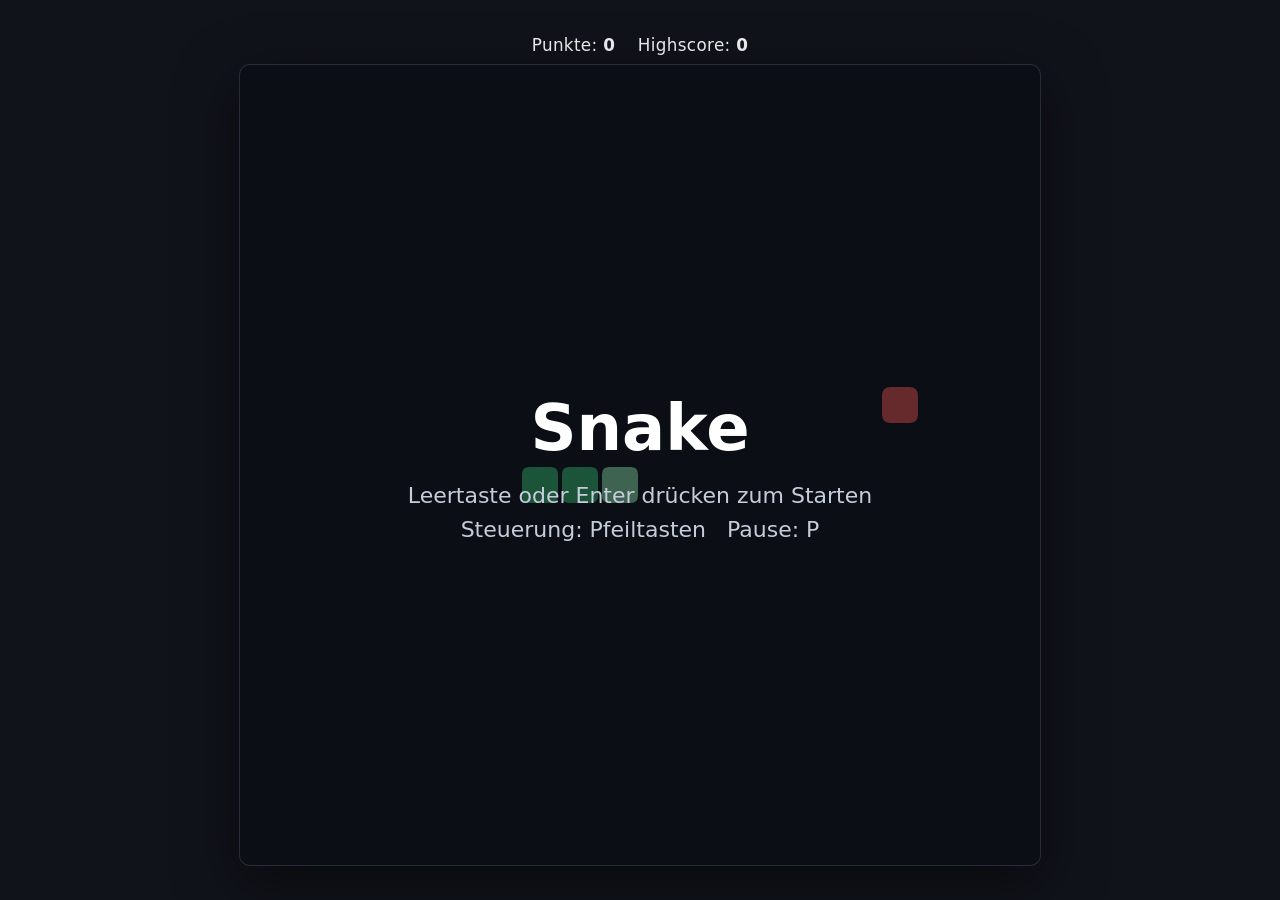
<file: data/runs/20260919093254-game-01/work/index.html>
<!DOCTYPE html>
<html lang="de">
<head>
  <meta charset="UTF-8" />
  <meta name="viewport" content="width=device-width, initial-scale=1" />
  <title>Snake</title>
  <style>
    * { box-sizing: border-box; }
    html, body { height: 100%; margin: 0; }
    body {
      background: #10131a;
      color: #f2f3f5;
      font-family: system-ui, "Segoe UI", sans-serif;
      display: flex;
      flex-direction: column;
      align-items: center;
      justify-content: center;
      gap: 10px;
      overflow: hidden;
      user-select: none;
    }
    .info { font-size: 1.05rem; letter-spacing: 0.02em; }
    .info span { font-weight: 700; }
    canvas {
      background: #0f141d;
      border-radius: 10px;
      box-shadow: 0 0 0 1px #262d3a, 0 18px 60px rgba(0,0,0,0.5);
      display: block;
    }
  </style>
</head>
<body>
  <div class="info">
    Punkte: <span id="score">0</span>&nbsp;&nbsp;&nbsp;&nbsp;Highscore: <span id="highscore">0</span>
  </div>
  <canvas id="game"></canvas>

  <script>
    "use strict";
    (function () {
      var GRID = 20;
      var BASE_MS = 150;  // Starttempo (ms pro Tick)
      var MIN_MS = 65;    // Minimaltempo
      var DROP = 5;       // Tempo-Zuwachs je Futter (ms schneller)

      var canvas = document.getElementById("game");
      var ctx = canvas.getContext("2d");
      var scoreEl = document.getElementById("score");
      var highEl = document.getElementById("highscore");

      var cell = 48;
      var score = 0;
      var highscore = 0;
      try { highscore = parseInt(localStorage.getItem("snake-highscore"), 10) || 0; } catch (e) { /* ignore */ }
      var snake, dir, nextDir, food, stepMs;
      var state = "ready"; // ready | running | paused | over

      var K = {
        ArrowUp: { x: 0, y: -1 },
        ArrowDown: { x: 0, y: 1 },
        ArrowLeft: { x: -1, y: 0 },
        ArrowRight: { x: 1, y: 0 }
      };

      function fitCanvas() {
        var avail = Math.min(window.innerWidth * 0.94, window.innerHeight - 90, 920);
        cell = Math.max(12, Math.floor(avail / GRID));
        var size = cell * GRID;
        var dpr = window.devicePixelRatio || 1;
        canvas.width = size * dpr;
        canvas.height = size * dpr;
        canvas.style.width = size + "px";
        canvas.style.height = size + "px";
        ctx.setTransform(dpr, 0, 0, dpr, 0, 0);
      }

      function renderScore() {
        scoreEl.textContent = score;
        highEl.textContent = highscore;
      }

      function spawnFood() {
        var occupied = {};
        for (var i = 0; i < snake.length; i++) {
          occupied[snake[i].x + "," + snake[i].y] = true;
        }
        var empty = [];
        for (var y = 0; y < GRID; y++) {
          for (var x = 0; x < GRID; x++) {
            if (!occupied[x + "," + y]) empty.push({ x: x, y: y });
          }
        }
        food = empty.length > 0
          ? empty[Math.floor(Math.random() * empty.length)]
          : null;
      }

      function initGame() {
        score = 0;
        stepMs = BASE_MS;
        snake = [{ x: 9, y: 10 }, { x: 8, y: 10 }, { x: 7, y: 10 }];
        dir = { x: 1, y: 0 };
        nextDir = { x: 1, y: 0 };
        spawnFood();
        renderScore();
      }

      function step() {
        dir = nextDir;
        var head = { x: snake[0].x + dir.x, y: snake[0].y + dir.y };
        var eats = food !== null && head.x === food.x && head.y === food.y;

        // Bei Wachsen wandert der Schwanz nicht mit -> Schwanz-Feld darf
        // beim Selbst-Kollisionstest ignoriert werden.
        var body = eats ? snake : snake.slice(0, -1);

        if (head.x < 0 || head.x >= GRID || head.y < 0 || head.y >= GRID ||
            body.some(function (s) { return s.x === head.x && s.y === head.y; })) {
          gameOver();
          return;
        }

        snake.unshift(head);
        if (eats) {
          score += 1;
          if (score > highscore) {
            highscore = score;
            try { localStorage.setItem("snake-highscore", String(highscore)); } catch (e) { /* ignore */ }
          }
          stepMs = Math.max(MIN_MS, BASE_MS - score * DROP);
          renderScore();
          spawnFood();
        } else {
          snake.pop();
        }
      }

      function gameOver() {
        state = "over";
      }

      function startGame() {
        initGame();
        state = "running";
      }

      window.addEventListener("keydown", function (e) {
        var k = e.key;
        if (k === " " || k === "Enter" || k === "ArrowUp" || k === "ArrowDown" ||
            k === "ArrowLeft" || k === "ArrowRight") {
          e.preventDefault();
        }
        if (k === " " || k === "Enter") {
          if (state === "ready" || state === "over") startGame();
        } else if (k === "p" || k === "P") {
          if (state === "running") state = "paused";
          else if (state === "paused") state = "running";
        } else if (K[k] && state === "running") {
          // Nur erlauben, wenn keine direkte 180-Grad-Wende wäre.
          var d = K[k];
          if (d.x + dir.x !== 0 || d.y + dir.y !== 0) nextDir = d;
        }
      });

      /* ---- Zeichnen ---- */
      function rrect(x, y, w, h, r) {
        if (r > w / 2) r = w / 2;
        if (r > h / 2) r = h / 2;
        ctx.beginPath();
        ctx.moveTo(x + r, y);
        ctx.lineTo(x + w - r, y);
        ctx.quadraticCurveTo(x + w, y, x + w, y + r);
        ctx.lineTo(x + w, y + h - r);
        ctx.quadraticCurveTo(x + w, y + h, x + w - r, y + h);
        ctx.lineTo(x + r, y + h);
        ctx.quadraticCurveTo(x, y + h, x, y + h - r);
        ctx.lineTo(x, y + r);
        ctx.quadraticCurveTo(x, y, x + r, y);
        ctx.closePath();
      }

      function drawCell(x, y, r, fill) {
        var g = cell * 0.05;
        ctx.fillStyle = fill;
        rrect(x * cell + g, y * cell + g, cell - 2 * g, cell - 2 * g, cell * r);
        ctx.fill();
      }

      function draw() {
        var W = cell * GRID;
        var H = W;

        ctx.clearRect(0, 0, W, H);

        if (food) drawCell(food.x, food.y, 0.22, "#ff5d5d");

        // Von hinten nach vorne zeichnen, damit der Kopf oben liegt.
        for (var i = snake.length - 1; i >= 0; i--) {
          drawCell(snake[i].x, snake[i].y, 0.18, i === 0 ? "#93f5bd" : "#37cc7e");
        }

        if (state !== "running") {
          ctx.fillStyle = "rgba(10,12,16,0.62)";
          ctx.fillRect(0, 0, W, H);

          ctx.textAlign = "center";
          ctx.textBaseline = "middle";

          var titles = { ready: "Snake", paused: "Pausiert", over: "Game Over" };
          var subs = {
            ready: "Leertaste oder Enter drücken zum Starten\nSteuerung: Pfeiltasten   Pause: P",
            paused: "P drücken zum Fortsetzen",
            over: "Punkte: " + score + "\nLeertaste oder Enter zum Neustart"
          };

          ctx.fillStyle = "#ffffff";
          ctx.font = "bold " + Math.round(cell * 1.6) + "px system-ui, sans-serif";
          ctx.fillText(titles[state], W / 2, H / 2 - Math.round(cell * 0.8));

          ctx.fillStyle = "#c5ccda";
          ctx.font = Math.round(cell * 0.55) + "px system-ui, sans-serif";
          var lines = subs[state].split("\n");
          var ly = H / 2 + Math.round(cell * 0.8);
          for (var j = 0; j < lines.length; j++) {
            ctx.fillText(lines[j], W / 2, ly);
            ly += Math.round(cell * 0.85);
          }
        }
      }

      /* ---- Spiel-Schlaufe ---- */
      var since = 0;
      var lastT = null;

      function loop(t) {
        if (lastT !== null) {
          since = state === "running" ? since + Math.min(t - lastT, 100) : 0;
          while (state === "running" && since >= stepMs) {
            since -= stepMs;
            step();
            if (state !== "running") { since = 0; break; }
          }
        }
        lastT = t;
        draw();
        requestAnimationFrame(loop);
      }

      fitCanvas();
      window.addEventListener("resize", function () { fitCanvas(); draw(); });
      initGame();
      requestAnimationFrame(loop);
    })();
  </script>
</body>
</html>
</file>
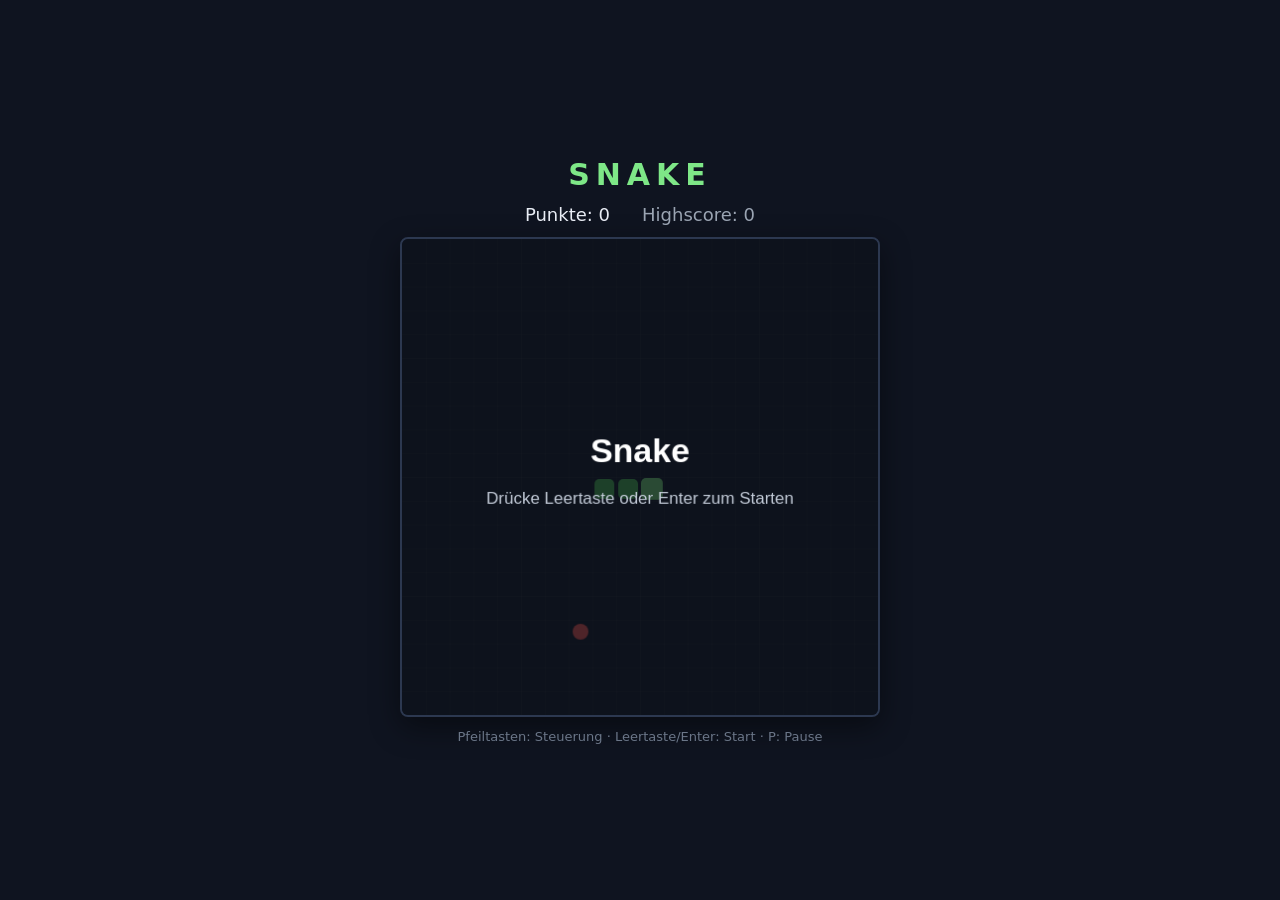
<file: data/runs/20260919130100-game-01/work/index.html>
<!DOCTYPE html>
<html lang="de">
<head>
<meta charset="UTF-8">
<meta name="viewport" content="width=device-width, initial-scale=1.0">
<title>Snake</title>
<style>
  :root { color-scheme: dark; }
  * { box-sizing: border-box; margin: 0; padding: 0; }
  html, body { height: 100%; }
  body {
    background: #0f1420;
    color: #e8ecf4;
    font-family: "Segoe UI", system-ui, Arial, sans-serif;
    display: flex;
    align-items: center;
    justify-content: center;
  }
  .game { text-align: center; padding: 16px; }
  h1 {
    font-size: 30px;
    letter-spacing: 6px;
    margin-bottom: 12px;
    color: #7ee787;
    font-weight: 600;
  }
  .hud {
    display: flex;
    justify-content: center;
    gap: 32px;
    font-size: 18px;
    margin-bottom: 12px;
  }
  .hud .high { color: #9aa4b2; }
  canvas {
    display: block;
    margin: 0 auto;
    width: min(480px, 92vmin);
    height: auto;
    background: #161d2e;
    border: 2px solid #2c3850;
    border-radius: 8px;
    box-shadow: 0 10px 30px rgba(0, 0, 0, 0.45);
  }
  .hint { margin-top: 12px; color: #6b7688; font-size: 13px; }
</style>
</head>
<body>
<div class="game">
  <h1>SNAKE</h1>
  <div class="hud">
    <span id="score">Punkte: 0</span>
    <span id="high" class="high">Highscore: 0</span>
  </div>
  <canvas id="board" width="480" height="480"></canvas>
  <p class="hint">Pfeiltasten: Steuerung &middot; Leertaste/Enter: Start &middot; P: Pause</p>
</div>

<script>
(() => {
  'use strict';

  const GRID = 20;
  const CELL = 24;
  const BASE_INTERVAL = 150;   // ms pro Schritt zu Beginn
  const MIN_INTERVAL = 70;     // schnellste Geschwindigkeit
  const SPEEDUP = 4;           // ms schneller pro Futter
  const HS_KEY = 'snake-highscore';

  const canvas = document.getElementById('board');
  const ctx = canvas.getContext('2d');
  const scoreEl = document.getElementById('score');
  const highEl = document.getElementById('high');

  const DIRS = {
    ArrowUp:    { x: 0,  y: -1 },
    ArrowDown:  { x: 0,  y: 1  },
    ArrowLeft:  { x: -1, y: 0  },
    ArrowRight: { x: 1,  y: 0  }
  };

  let snake, dir, dirQueue, food, score, interval, state, won;
  // state: 'ready' | 'running' | 'paused' | 'over'

  let high = 0;
  try { high = parseInt(localStorage.getItem(HS_KEY), 10) || 0; } catch (e) { high = 0; }

  function updateHud() {
    scoreEl.textContent = 'Punkte: ' + score;
    highEl.textContent = 'Highscore: ' + high;
  }

  function spawnFood() {
    const occupied = new Set(snake.map(s => s.x + ',' + s.y));
    const free = [];
    for (let y = 0; y < GRID; y++) {
      for (let x = 0; x < GRID; x++) {
        if (!occupied.has(x + ',' + y)) free.push({ x, y });
      }
    }
    food = free.length ? free[(Math.random() * free.length) | 0] : null;
  }

  function reset() {
    const c = Math.floor(GRID / 2);
    snake = [{ x: c, y: c }, { x: c - 1, y: c }, { x: c - 2, y: c }];
    dir = { x: 1, y: 0 };
    dirQueue = [];
    score = 0;
    interval = BASE_INTERVAL;
    won = false;
    spawnFood();
    updateHud();
  }

  function start() {
    reset();
    state = 'running';
  }

  function end(isWin) {
    state = 'over';
    won = isWin;
  }

  function step() {
    if (dirQueue.length) dir = dirQueue.shift();

    const head = snake[0];
    const nx = head.x + dir.x;
    const ny = head.y + dir.y;

    // Wand?
    if (nx < 0 || ny < 0 || nx >= GRID || ny >= GRID) return end(false);

    const eating = !!(food && nx === food.x && ny === food.y);

    // Selbst? (das Schwanzende rückt bei Nicht-Fressen weiter, zählt also nicht)
    const body = eating ? snake : snake.slice(0, -1);
    for (const s of body) {
      if (s.x === nx && s.y === ny) return end(false);
    }

    snake.unshift({ x: nx, y: ny });

    if (eating) {
      score += 1;
      if (score > high) {
        high = score;
        try { localStorage.setItem(HS_KEY, String(high)); } catch (e) { /* z. B. Privatmodus */ }
      }
      interval = Math.max(MIN_INTERVAL, BASE_INTERVAL - score * SPEEDUP);
      spawnFood();
      updateHud();
      if (!food) end(true); // Feld komplett gefüllt
    } else {
      snake.pop();
    }
  }

  function roundedRect(x, y, w, h, r) {
    ctx.beginPath();
    ctx.moveTo(x + r, y);
    ctx.arcTo(x + w, y, x + w, y + h, r);
    ctx.arcTo(x + w, y + h, x, y + h, r);
    ctx.arcTo(x, y + h, x, y, r);
    ctx.arcTo(x, y, x + w, y, r);
    ctx.closePath();
    ctx.fill();
  }

  function overlay(title, sub) {
    ctx.fillStyle = 'rgba(10, 14, 22, 0.72)';
    ctx.fillRect(0, 0, canvas.width, canvas.height);
    ctx.textAlign = 'center';
    ctx.textBaseline = 'middle';
    ctx.fillStyle = '#ffffff';
    ctx.font = 'bold 34px "Segoe UI", Arial, sans-serif';
    ctx.fillText(title, canvas.width / 2, canvas.height / 2 - 24);
    ctx.font = '17px "Segoe UI", Arial, sans-serif';
    ctx.fillStyle = '#c3cbd8';
    ctx.fillText(sub, canvas.width / 2, canvas.height / 2 + 22);
  }

  function draw() {
    // Hintergrund + Raster
    ctx.fillStyle = '#161d2e';
    ctx.fillRect(0, 0, canvas.width, canvas.height);
    ctx.strokeStyle = 'rgba(255, 255, 255, 0.045)';
    ctx.lineWidth = 1;
    for (let i = 1; i < GRID; i++) {
      ctx.beginPath();
      ctx.moveTo(i * CELL + 0.5, 0);
      ctx.lineTo(i * CELL + 0.5, canvas.height);
      ctx.stroke();
      ctx.beginPath();
      ctx.moveTo(0, i * CELL + 0.5);
      ctx.lineTo(canvas.width, i * CELL + 0.5);
      ctx.stroke();
    }

    // Futter
    if (food) {
      ctx.fillStyle = '#ff5d5d';
      ctx.beginPath();
      ctx.arc(food.x * CELL + CELL / 2, food.y * CELL + CELL / 2, CELL / 2 - 4, 0, Math.PI * 2);
      ctx.fill();
    }

    // Schlange (Schwanz zuerst, Kopf zuletzt = oben)
    for (let i = snake.length - 1; i >= 0; i--) {
      const s = snake[i];
      const isHead = i === 0;
      ctx.fillStyle = isHead ? '#7ee787' : '#4fc45f';
      const pad = isHead ? 1 : 2;
      roundedRect(s.x * CELL + pad, s.y * CELL + pad, CELL - pad * 2, CELL - pad * 2, 5);
    }

    // Overlay je nach Spielzustand
    if (state === 'ready') {
      overlay('Snake', 'Dr\u00FCcke Leertaste oder Enter zum Starten');
    } else if (state === 'paused') {
      overlay('Pausiert', 'Dr\u00FCcke P zum Fortsetzen');
    } else if (state === 'over') {
      overlay(
        won ? 'Gewonnen!' : 'Game Over',
        'Punkte: ' + score + ' \u00B7 Leertaste/Enter zum Neustart'
      );
    }
  }

  document.addEventListener('keydown', (e) => {
    const key = e.key;
    if (key in DIRS || key === ' ' || key === 'Enter') e.preventDefault();

    if (key === 'p' || key === 'P') {
      if (state === 'running') state = 'paused';
      else if (state === 'paused') state = 'running';
      return;
    }

    if (key === ' ' || key === 'Enter') {
      if (state === 'ready' || state === 'over') start();
      return;
    }

    if (key in DIRS && state === 'running') {
      const d = DIRS[key];
      const last = dirQueue.length ? dirQueue[dirQueue.length - 1] : dir;
      const isReversal = d.x === -last.x && d.y === -last.y;
      const isSame = d.x === last.x && d.y === last.y;
      if (!isReversal && !isSame && dirQueue.length < 3) dirQueue.push(d);
    }
  });

  // Haupt-Loop (requestAnimationFrame + Zeitakkumulator)
  let last = performance.now();
  let acc = 0;
  function loop(now) {
    requestAnimationFrame(loop);
    let dt = now - last;
    last = now;
    if (dt > 250) dt = 250; // Tab inaktiv: kein Sprung

    if (state === 'running') {
      acc += dt;
      while (acc >= interval && state === 'running') {
        acc -= interval;
        step();
      }
      if (state !== 'running') acc = 0;
    } else {
      acc = 0;
    }
    draw();
  }

  reset();
  state = 'ready';
  requestAnimationFrame(loop);
})();
</script>
</body>
</html>
</file>
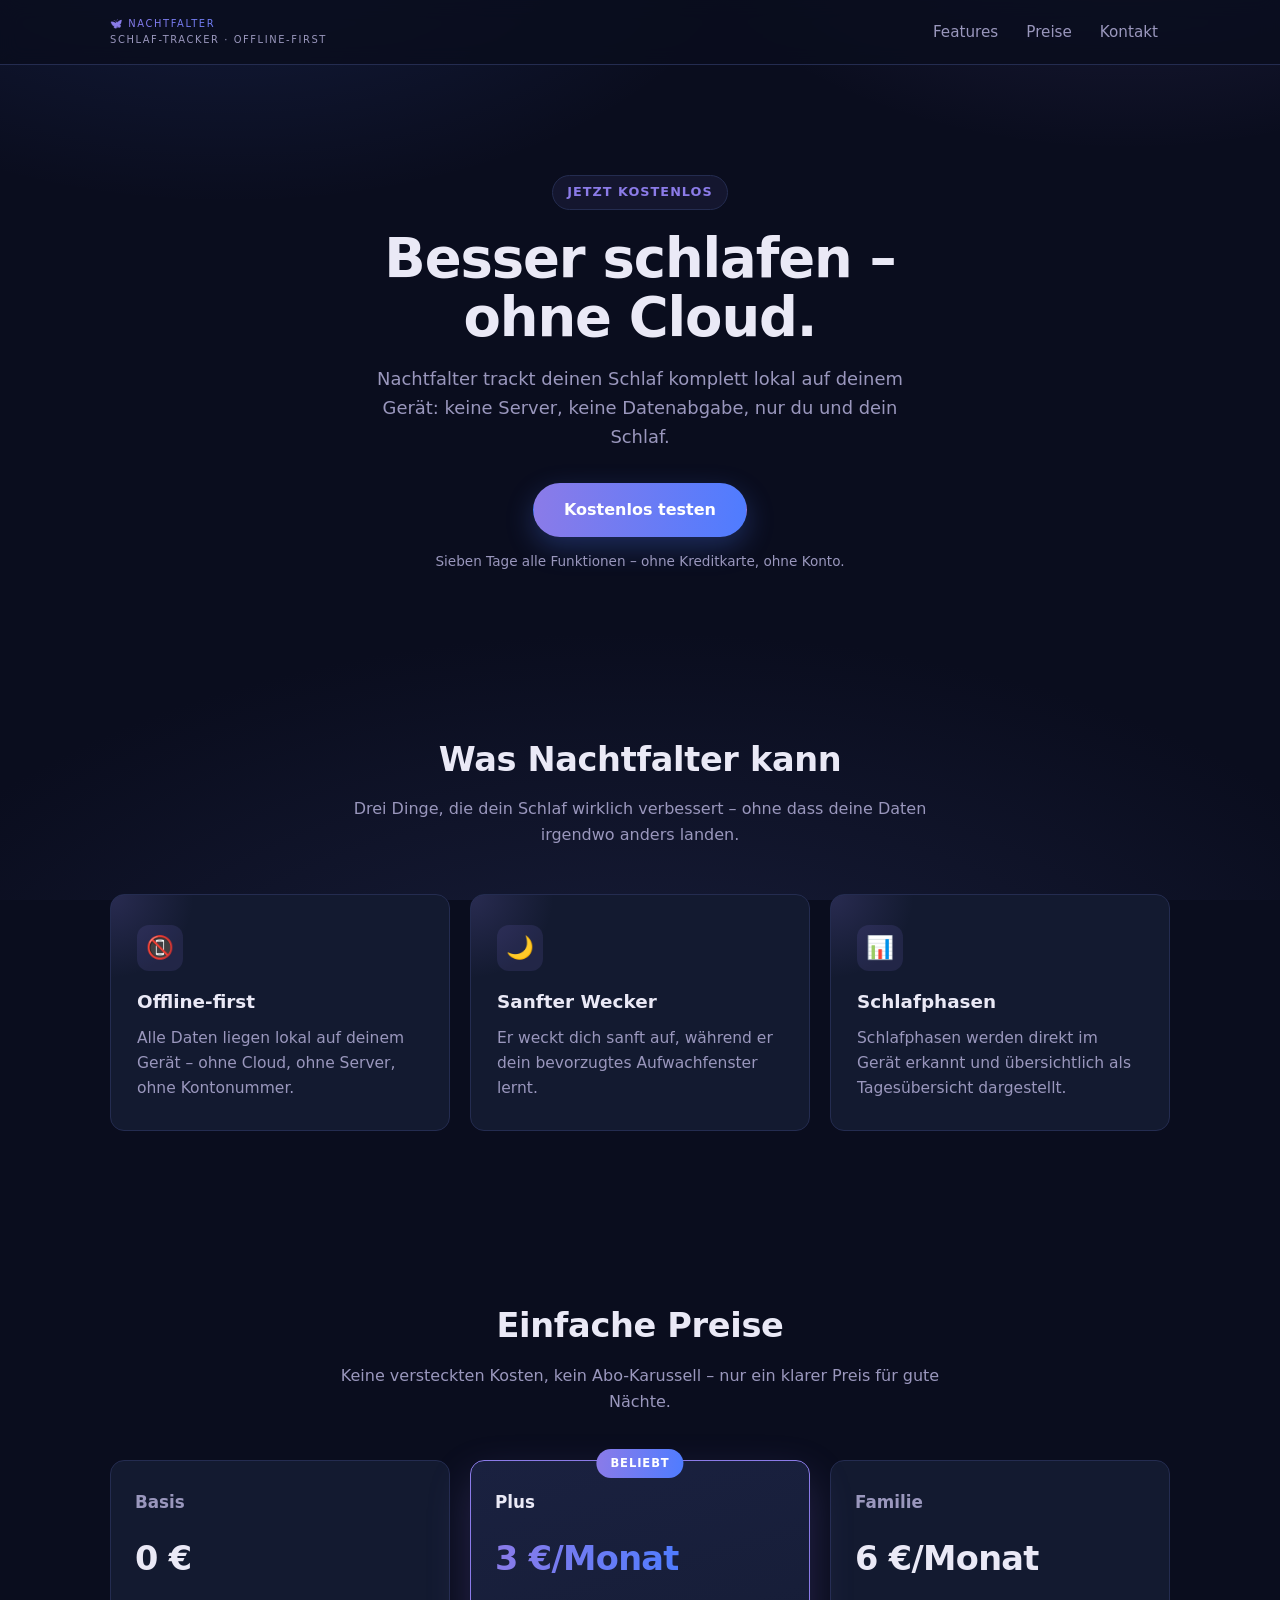
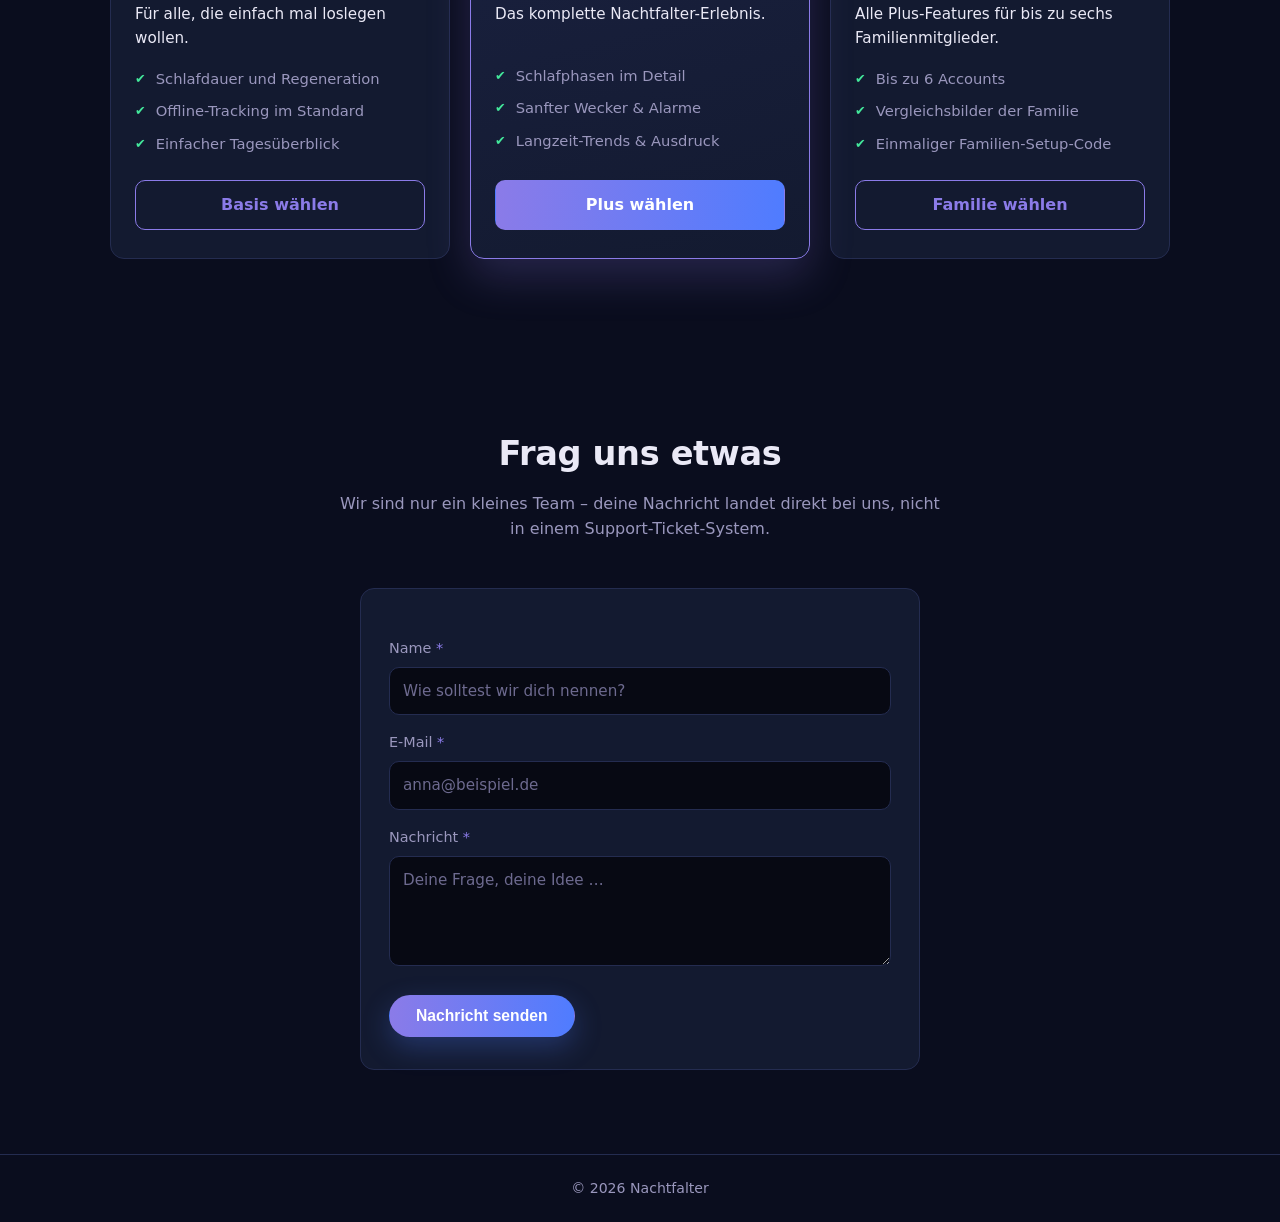
<file: data/runs/20260919130100-website-01/work/index.html>
<!DOCTYPE html>
<html lang="de">
<head>
  <meta charset="UTF-8">
  <meta name="viewport" content="width=device-width, initial-scale=1.0">
  <meta name="description" content="Nachtfalter – der Schlaf-Tracker, der ohne Cloud auskommt. Alle Daten bleiben auf deinem Gerät.">
  <title>Nachtfalter – Schlaf-Tracker ohne Cloud</title>
  <style>
    :root {
      --bg: #0a0d1e;
      --bg-deep: #070913;
      --surface: #131a30;
      --surface-2: #1a2140;
      --border: #242c50;
      --text: #eae9f6;
      --muted: #9a97bd;
      --violet: #8b7be8;
      --blue: #4f7cff;
      --success: #43e89b;
      --error: #ff7a7a;
      --radius: 14px;
    }

    * { box-sizing: border-box; margin: 0; padding: 0; }

    html { scroll-behavior: smooth; scroll-padding-top: 96px; }

    @media (max-width: 430px) {
      html { scroll-padding-top: 120px; }
    }

    body {
      font-family: system-ui, -apple-system, "Segoe UI", Roboto, Helvetica, Arial, sans-serif;
      background-color: var(--bg);
      background-image:
        radial-gradient(900px 520px at 18% -12%, rgba(79, 124, 255, 0.16), transparent 60%),
        radial-gradient(820px 520px at 88% -18%, rgba(139, 123, 232, 0.18), transparent 60%),
        radial-gradient(1200px 640px at 50% 120%, rgba(27, 33, 64, 0.9), transparent 70%);
      background-attachment: fixed;
      background-repeat: no-repeat;
      background-size: cover;
      color: var(--text);
      line-height: 1.6;
      -webkit-font-smoothing: antialiased;
      overflow-x: hidden;
    }

    .wrap { width: 100%; max-width: 1100px; margin: 0 auto; padding: 0 20px; }

    /* ---------- Header ---------- */
    .site-header {
      position: sticky;
      top: 0;
      z-index: 20;
      background-color: rgba(10, 13, 30, 0.86);
      backdrop-filter: blur(10px);
      -webkit-backdrop-filter: blur(10px);
      border-bottom: 1px solid var(--border);
    }

    .nav {
      display: flex;
      align-items: center;
      justify-content: space-between;
      gap: 16px;
      min-height: 64px;
      padding-top: 12px;
      padding-bottom: 12px;
    }

    .logo {
      font-size: 1.25rem;
      font-weight: 800;
      letter-spacing: -0.02em;
      color: var(--text);
      text-decoration: none;
      white-space: nowrap;
    }
    .logo span {
      display: block;
      font-size: 0.62rem;
      font-weight: 500;
      letter-spacing: 0.16em;
      text-transform: uppercase;
      color: var(--muted);
      margin-top: 2px;
    }
    .logo-word {
      display: block;
      background: linear-gradient(95deg, var(--violet), var(--blue));
      -webkit-background-clip: text;
      background-clip: text;
      -webkit-text-fill-color: transparent;
      line-height: 1.1;
    }

    .nav-links {
      display: flex;
      align-items: center;
      gap: 4px;
      list-style: none;
    }
    .nav-links a {
      display: block;
      padding: 8px 12px;
      border-radius: 10px;
      color: var(--muted);
      font-size: 0.95rem;
      font-weight: 500;
      text-decoration: none;
      transition: color 0.15s ease, background-color 0.15s ease;
    }
    .nav-links a:hover { color: var(--text); background-color: rgba(139, 123, 232, 0.12); }

    /* ---------- Hero ---------- */
    .hero { padding: clamp(70px, 10vw, 110px) 0 clamp(50px, 7vw, 76px); text-align: center; }

    .hero-kicker {
      display: inline-block;
      margin-bottom: 20px;
      padding: 6px 14px;
      border: 1px solid var(--border);
      border-radius: 999px;
      background-color: rgba(139, 123, 232, 0.08);
      color: var(--violet);
      font-size: 0.8rem;
      font-weight: 600;
      letter-spacing: 0.08em;
      text-transform: uppercase;
    }

    .hero h1 {
      font-size: clamp(2.1rem, 6vw, 3.4rem);
      font-weight: 800;
      line-height: 1.08;
      letter-spacing: -0.02em;
      max-width: 660px;
      margin: 0 auto 18px;
    }

    .hero-sub {
      max-width: 540px;
      margin: 0 auto 32px;
      color: var(--muted);
      font-size: clamp(1rem, 2vw, 1.12rem);
    }

    .btn {
      display: inline-block;
      padding: 13px 30px;
      border-radius: 999px;
      border: 1px solid transparent;
      background: linear-gradient(95deg, var(--violet), var(--blue));
      color: #ffffff;
      font-size: 1rem;
      font-weight: 600;
      text-decoration: none;
      cursor: pointer;
      box-shadow: 0 10px 28px rgba(79, 124, 255, 0.28);
      transition: transform 0.15s ease, box-shadow 0.15s ease, background 0.15s ease;
    }
    .btn:hover { transform: translateY(-2px); box-shadow: 0 14px 36px rgba(79, 124, 255, 0.4); }
    .btn:active { transform: translateY(0); }

    .hero-btn-row { display: flex; flex-direction: column; align-items: center; gap: 14px; }
    .hero-note { color: var(--muted); font-size: 0.85rem; }

    /* ---------- Sections ---------- */
    .section { padding: clamp(56px, 8vw, 84px) 0; }
    .section h2 {
      text-align: center;
      font-size: clamp(1.6rem, 3.5vw, 2.1rem);
      font-weight: 700;
      letter-spacing: -0.01em;
      margin-bottom: 10px;
    }
    .section .lede {
      max-width: 600px;
      margin: 0 auto 46px;
      text-align: center;
      color: var(--muted);
      font-size: 1rem;
    }

    .grid {
      display: grid;
      gap: 20px;
      grid-template-columns: repeat(3, minmax(0, 1fr));
      align-items: stretch;
    }
    .grid-stack { grid-template-columns: 1fr; }

    /* ---------- Features ---------- */
    .feature {
      background-color: var(--surface);
      border: 1px solid var(--border);
      border-radius: var(--radius);
      padding: 30px 26px;
      position: relative;
      overflow: hidden;
    }
    .feature::before {
      content: "";
      position: absolute;
      top: -90px;
      left: -90px;
      width: 180px;
      height: 180px;
      border-radius: 50%;
      background: radial-gradient(circle, rgba(139, 123, 232, 0.18), transparent 65%);
      pointer-events: none;
    }
    .feature .icon {
      display: inline-grid;
      place-items: center;
      width: 46px;
      height: 46px;
      border-radius: 12px;
      background-color: rgba(139, 123, 232, 0.12);
      font-size: 1.4rem;
      margin-bottom: 16px;
      position: relative;
    }
    .feature h3 { font-size: 1.15rem; font-weight: 700; margin-bottom: 10px; }
    .feature p { color: var(--muted); font-size: 0.97rem; max-width: 26rem; }

    /* ---------- Pricing ---------- */
    .plan {
      background-color: var(--surface);
      border: 1px solid var(--border);
      border-radius: var(--radius);
      padding: 28px 24px;
      display: flex;
      flex-direction: column;
      gap: 16px;
      transition: transform 0.18s ease, box-shadow 0.18s ease, border-color 0.18s ease;
    }
    .plan:hover { transform: translateY(-3px); box-shadow: 0 14px 34px rgba(0, 0, 0, 0.35); }
    .plan h3 { font-size: 1.05rem; font-weight: 600; color: var(--muted); }

    .plan .price {
      display: flex;
      align-items: baseline;
      gap: 8px;
    }
    .plan .price .amount { font-size: 2.1rem; font-weight: 800; letter-spacing: -0.02em; }
    .plan .price .period { color: var(--muted); font-size: 0.95rem; }

    .plan .plan-desc { color: var(--text); font-size: 0.95rem; min-height: 3em; }
    .plan ul { list-style: none; }
    .plan li {
      display: flex;
      align-items: flex-start;
      gap: 10px;
      color: var(--muted);
      font-size: 0.92rem;
      padding-bottom: 9px;
    }
    .plan li::before {
      content: "✔";
      color: var(--success);
      font-size: 0.8rem;
      font-weight: 700;
      flex-shrink: 0;
      margin-top: 2px;
    }

    .plan .cta {
      margin-top: auto;
      padding: 11px 18px;
      border-radius: 10px;
      border: 1px solid var(--violet);
      background-color: transparent;
      color: var(--violet);
      font: inherit;
      font-weight: 600;
      text-align: center;
      cursor: pointer;
      transition: background-color 0.15s ease, color 0.15s ease, border-color 0.15s ease;
    }
    .plan .cta:hover { background-color: rgba(139, 123, 232, 0.14); color: var(--text); }

    .plan.featured {
      border-color: var(--violet);
      background: linear-gradient(165deg, var(--surface-2), var(--surface));
      box-shadow: 0 18px 44px rgba(139, 123, 232, 0.22);
      position: relative;
    }
    .plan.featured h3 { color: var(--text); }
    .plan.featured .price .amount {
      background: linear-gradient(95deg, var(--violet), var(--blue));
      -webkit-background-clip: text;
      background-clip: text;
      -webkit-text-fill-color: transparent;
    }
    .plan.featured .cta {
      background: linear-gradient(95deg, var(--violet), var(--blue));
      border-color: transparent;
      color: #ffffff;
    }
    .plan.featured .cta:hover { filter: brightness(1.08); color: #ffffff; }

    .badge {
      position: absolute;
      top: -12px;
      left: 50%;
      transform: translateX(-50%);
      padding: 5px 14px;
      border-radius: 999px;
      background: linear-gradient(95deg, var(--violet), var(--blue));
      color: #ffffff;
      font-size: 0.72rem;
      font-weight: 700;
      letter-spacing: 0.08em;
      text-transform: uppercase;
      white-space: nowrap;
    }

    /* ---------- Contact ---------- */
    .contact-box {
      max-width: 560px;
      margin: 0 auto;
      background-color: var(--surface);
      border: 1px solid var(--border);
      border-radius: var(--radius);
      padding: 32px 28px;
    }
    .contact-box h2 { margin-bottom: 6px; font-size: 1.5rem; text-align: left; }

    .field { margin-top: 16px; }
    .field label {
      display: block;
      font-size: 0.9rem;
      font-weight: 500;
      color: var(--muted);
      margin-bottom: 7px;
    }
    .field label .req { color: var(--violet); }

    .field input,
    .field textarea {
      width: 100%;
      padding: 11px 13px;
      border-radius: 10px;
      border: 1px solid var(--border);
      background-color: var(--bg-deep);
      color: var(--text);
      font: inherit;
      font-size: 0.95rem;
      transition: border-color 0.15s ease, box-shadow 0.15s ease;
    }
    .field textarea { resize: vertical; min-height: 110px; }
    .field input::placeholder,
    .field textarea::placeholder { color: #6d6a8f; }
    .field input:focus,
    .field textarea:focus {
      outline: none;
      border-color: var(--violet);
      box-shadow: 0 0 0 3px rgba(139, 123, 232, 0.22);
    }
    .field input.invalid,
    .field textarea.invalid { border-color: var(--error); }
    .field input.invalid:focus,
    .field textarea.invalid:focus { box-shadow: 0 0 0 3px rgba(255, 122, 122, 0.22); }

    .field-error {
      display: none;
      margin-top: 6px;
      color: var(--error);
      font-size: 0.84rem;
    }
    .field-error.show { display: block; }

    .form-error {
      display: none;
      margin-top: 12px;
      padding: 10px 14px;
      border-radius: 10px;
      border: 1px solid var(--error);
      background-color: rgba(255, 122, 122, 0.08);
      color: var(--error);
      font-size: 0.88rem;
    }
    .form-error.show { display: block; }

    .form-actions {
      margin-top: 22px;
      display: flex;
      justify-content: space-between;
      align-items: center;
      gap: 14px;
      flex-wrap: wrap;
    }
    .form-actions .btn {
      padding: 11px 26px;
      font-size: 0.98rem;
    }

    .thank-you {
      margin: 0 auto;
      max-width: 560px;
      text-align: center;
      padding: 48px 28px;
      background-color: var(--surface);
      border: 1px solid rgba(67, 232, 155, 0.35);
      border-radius: var(--radius);
      font-size: 1.05rem;
    }
    .thank-you .moon { font-size: 2.4rem; display: block; margin-bottom: 14px; }
    .thank-you strong { color: var(--success); }

    /* ---------- Footer ---------- */
    .site-footer {
      border-top: 1px solid var(--border);
      padding: 22px 20px;
      text-align: center;
      color: var(--muted);
      font-size: 0.88rem;
    }

    /* ---------- Responsive ---------- */
    @media (max-width: 900px) {
      .grid { grid-template-columns: 1fr; }
    }

    @media (max-width: 760px) {
      .wrap { padding-left: 16px; padding-right: 16px; }
      .site-footer { padding: 18px 16px; }
      .nav-links a { padding: 8px 9px; font-size: 0.9rem; }
      .logo { font-size: 1.15rem; }
      .hero { padding-top: clamp(56px, 9vw, 84px); }
      .plan.featured { transform: none; box-shadow: 0 12px 28px rgba(139, 123, 232, 0.22); }
      .contact-box { padding: 26px 20px; }
      .form-actions { flex-direction: column-reverse; align-items: stretch; }
      .form-actions .btn { width: 100%; text-align: center; }
    }

    @media (max-width: 430px) {
      .nav {
        flex-direction: column;
        align-items: center;
        gap: 2px;
        min-height: 0;
        padding-top: 10px;
        padding-bottom: 10px;
      }
      .logo { text-align: center; }
      .nav-links { gap: 2px; }
      .nav-links a {
        padding: 6px 10px;
        font-size: 0.85rem;
      }
    }
  </style>
</head>
<body>

  <!-- ===== Header ===== -->
  <header class="site-header">
    <div class="wrap nav">
      <a class="logo" href="#">
        <span class="logo-word">🦋 Nachtfalter</span>
        <span>Schlaf-Tracker · offline-first</span>
      </a>
      <nav aria-label="Hauptnavigation">
        <ul class="nav-links">
          <li><a href="#features">Features</a></li>
          <li><a href="#pricing">Preise</a></li>
          <li><a href="#contact">Kontakt</a></li>
        </ul>
      </nav>
    </div>
  </header>

  <main>
    <!-- ===== Hero ===== -->
    <section class="hero">
      <div class="wrap">
        <span class="hero-kicker">Jetzt kostenlos</span>
        <h1>Besser schlafen – ohne Cloud.</h1>
        <p class="hero-sub">Nachtfalter trackt deinen Schlaf komplett lokal auf deinem Gerät: keine Server, keine Datenabgabe, nur du und dein Schlaf.</p>
        <div class="hero-btn-row">
          <a class="btn" href="#pricing">Kostenlos testen</a>
          <span class="hero-note">Sieben Tage alle Funktionen – ohne Kreditkarte, ohne Konto.</span>
        </div>
      </div>
    </section>

    <!-- ===== Features ===== -->
    <section id="features" class="section" aria-labelledby="features-title">
      <div class="wrap">
        <h2 id="features-title">Was Nachtfalter kann</h2>
        <p class="lede">Drei Dinge, die dein Schlaf wirklich verbessert – ohne dass deine Daten irgendwo anders landen.</p>

        <div class="grid">
          <article class="feature">
            <div class="icon" aria-hidden="true">📵</div>
            <h3>Offline-first</h3>
            <p>Alle Daten liegen lokal auf deinem Gerät – ohne Cloud, ohne Server, ohne Kontonummer.</p>
          </article>

          <article class="feature">
            <div class="icon" aria-hidden="true">🌙</div>
            <h3>Sanfter Wecker</h3>
            <p>Er weckt dich sanft auf, während er dein bevorzugtes Aufwachfenster lernt.</p>
          </article>

          <article class="feature">
            <div class="icon" aria-hidden="true">📊</div>
            <h3>Schlafphasen</h3>
            <p>Schlafphasen werden direkt im Gerät erkannt und übersichtlich als Tagesübersicht dargestellt.</p>
          </article>
        </div>
      </div>
    </section>

    <!-- ===== Pricing ===== -->
    <section id="pricing" class="section" aria-labelledby="pricing-title">
      <div class="wrap">
        <h2 id="pricing-title">Einfache Preise</h2>
        <p class="lede">Keine versteckten Kosten, kein Abo-Karussell – nur ein klarer Preis für gute Nächte.</p>

        <div class="grid">
          <article class="plan">
            <h3>Basis</h3>
            <div class="price"><span class="amount">0&nbsp;€</span></div>
            <p class="plan-desc">Für alle, die einfach mal loslegen wollen.</p>
            <ul>
              <li>Schlafdauer und Regeneration</li>
              <li>Offline-Tracking im Standard</li>
              <li>Einfacher Tagesüberblick</li>
            </ul>
            <button type="button" class="cta">Basis wählen</button>
          </article>

          <article class="plan featured">
            <span class="badge">Beliebt</span>
            <h3>Plus</h3>
            <div class="price"><span class="amount">3&nbsp;€/Monat</span></div>
            <p class="plan-desc">Das komplette Nachtfalter-Erlebnis.</p>
            <ul>
              <li>Schlafphasen im Detail</li>
              <li>Sanfter Wecker &amp; Alarme</li>
              <li>Langzeit-Trends &amp; Ausdruck</li>
            </ul>
            <button type="button" class="cta">Plus wählen</button>
          </article>

          <article class="plan">
            <h3>Familie</h3>
            <div class="price"><span class="amount">6&nbsp;€/Monat</span></div>
            <p class="plan-desc">Alle Plus-Features für bis zu sechs Familienmitglieder.</p>
            <ul>
              <li>Bis zu 6 Accounts</li>
              <li>Vergleichsbilder der Familie</li>
              <li>Einmaliger Familien-Setup-Code</li>
            </ul>
            <button type="button" class="cta">Familie wählen</button>
          </article>
        </div>
      </div>
    </section>

    <!-- ===== Contact ===== -->
    <section id="contact" class="section" aria-labelledby="contact-title">
      <div class="wrap">
        <h2 id="contact-title">Frag uns etwas</h2>
        <p class="lede">Wir sind nur ein kleines Team – deine Nachricht landet direkt bei uns, nicht in einem Support-Ticket-System.</p>

        <div class="contact-box">
          <form id="contact-form" novalidate>
            <div class="field">
              <label for="name">Name <span class="req" aria-hidden="true">*</span></label>
              <input type="text" id="name" name="name" autocomplete="name" placeholder="Wie solltest wir dich nennen?" />
            </div>

            <div class="field">
              <label for="email">E-Mail <span class="req" aria-hidden="true">*</span></label>
              <input type="email" id="email" name="email" autocomplete="email" placeholder="anna@beispiel.de" />
              <p class="field-error" id="email-error" role="alert">Bitte gib eine gültige E-Mail-Adresse ein.</p>
            </div>

            <div class="field">
              <label for="message">Nachricht <span class="req" aria-hidden="true">*</span></label>
              <textarea id="message" name="message" placeholder="Deine Frage, deine Idee …"></textarea>
            </div>

            <div class="form-actions">
              <p class="form-error" id="form-error" role="alert"></p>
              <button type="submit" class="btn">Nachricht senden</button>
            </div>
          </form>

          <div class="thank-you" id="thank-you" hidden>
            <span class="moon" aria-hidden="true">🌙</span>
            <p><strong>Danke für deine Nachricht!</strong> Sie ist sicher bei uns gelandet – wir melden uns zeitnah, ganz ohne Server-Hektik.</p>
          </div>
        </div>
      </div>
    </section>
  </main>

  <!-- ===== Footer ===== -->
  <footer class="site-footer">
    <div class="wrap">© 2026 Nachtfalter</div>
  </footer>

  <script>
    (function () {
      'use strict';

      const form = document.getElementById('contact-form');
      const nameInput = document.getElementById('name');
      const emailInput = document.getElementById('email');
      const messageInput = document.getElementById('message');
      const emailError = document.getElementById('email-error');
      const formError = document.getElementById('form-error');
      const thankYou = document.getElementById('thank-you');

      const emailPattern = /^[^\s@]+@[^\s@]+\.[^\s@]+$/;

      function setFieldInvalid(field, invalid) {
        field.classList.toggle('invalid', invalid);
      }

      form.addEventListener('submit', function (e) {
        e.preventDefault(); // kein Seitenreload

        const name = nameInput.value.trim();
        const email = emailInput.value.trim();
        const message = messageInput.value.trim();

        setFieldInvalid(nameInput, false);
        setFieldInvalid(emailInput, false);
        setFieldInvalid(messageInput, false);
        emailError.classList.remove('show');
        formError.textContent = '';
        formError.classList.remove('show');

        let hasError = false;

        if (!name || !message) {
          if (!name) setFieldInvalid(nameInput, true);
          if (!message) setFieldInvalid(messageInput, true);
          formError.textContent = 'Bitte fülle alle Felder aus.';
          formError.classList.add('show');
          hasError = true;
          if (!name) nameInput.focus();
        }

        if (!hasError && !emailPattern.test(email)) {
          setFieldInvalid(emailInput, true);
          emailError.classList.add('show');
          formError.textContent = '';
          formError.classList.remove('show');
          hasError = true;
          emailInput.focus();
        }

        if (hasError) return;

        form.hidden = true;
        thankYou.hidden = false;
      });
    })();
  </script>
</body>
</html>
</file>
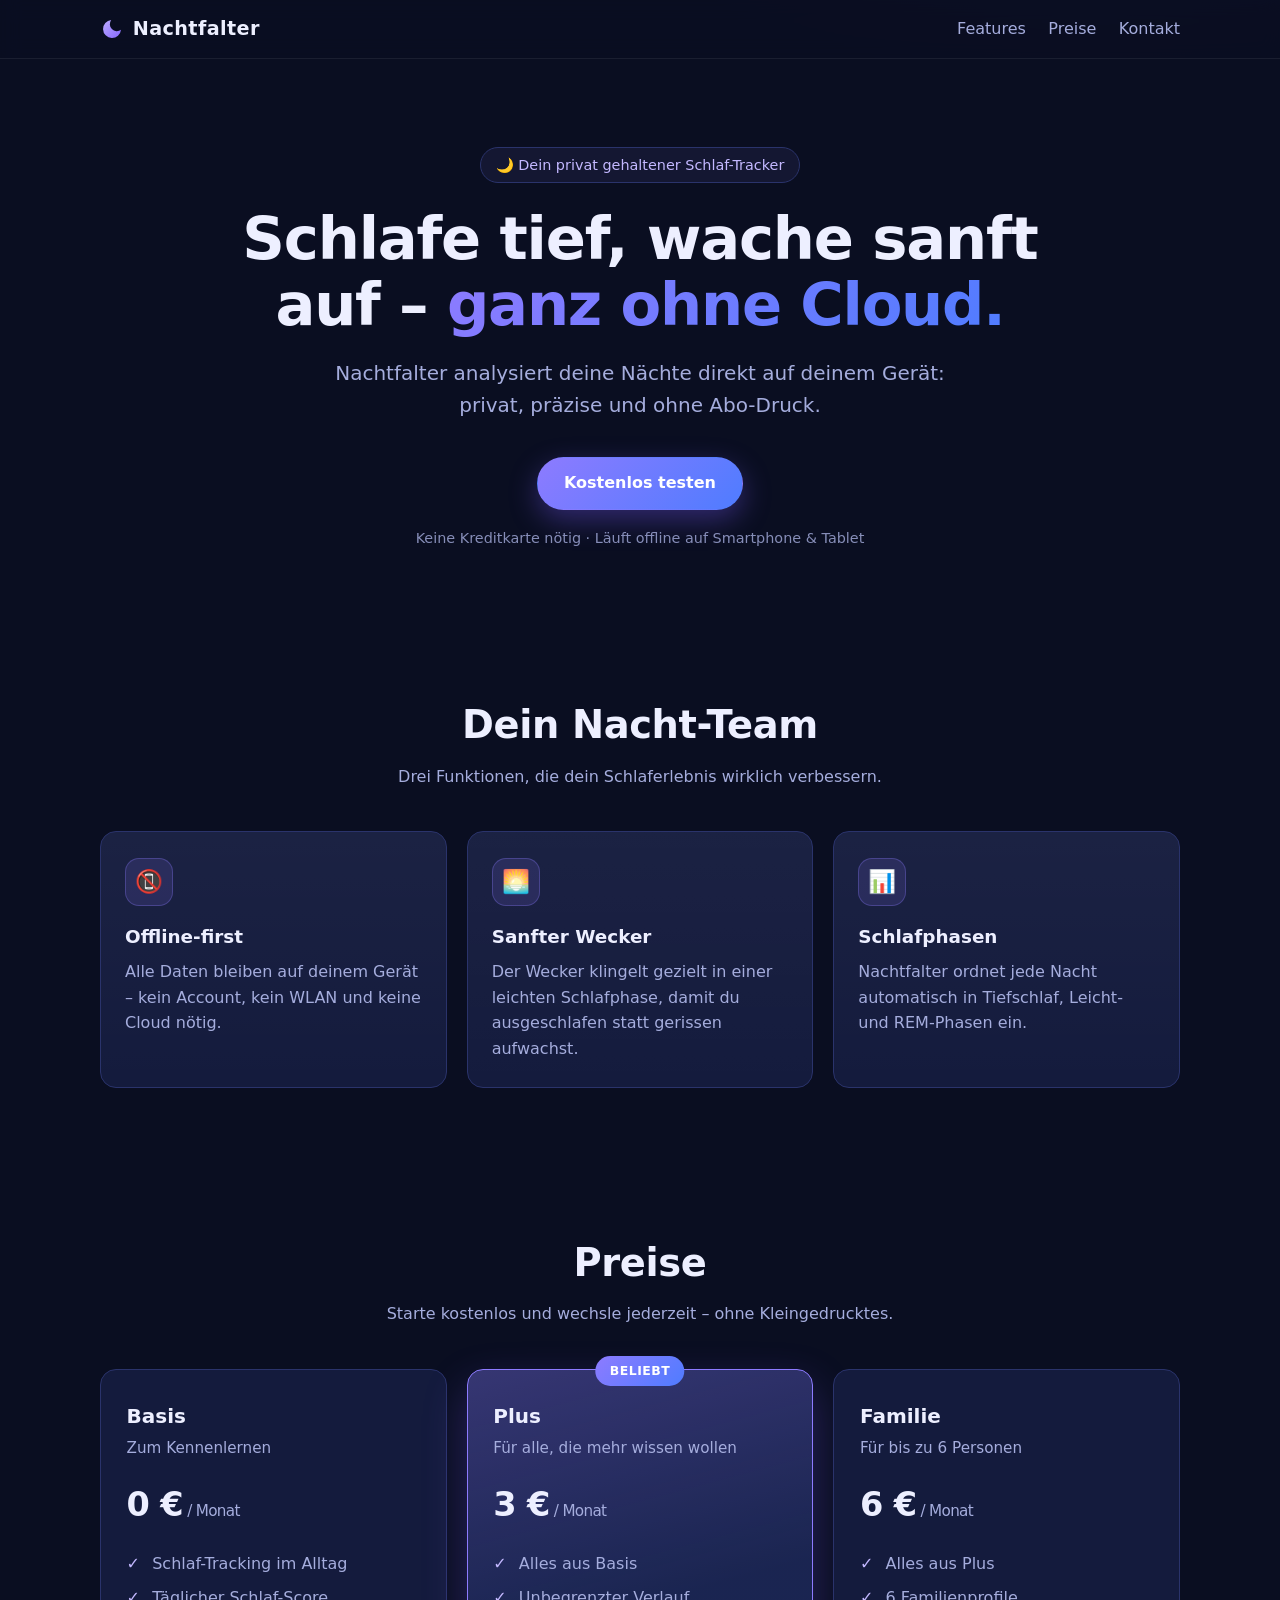
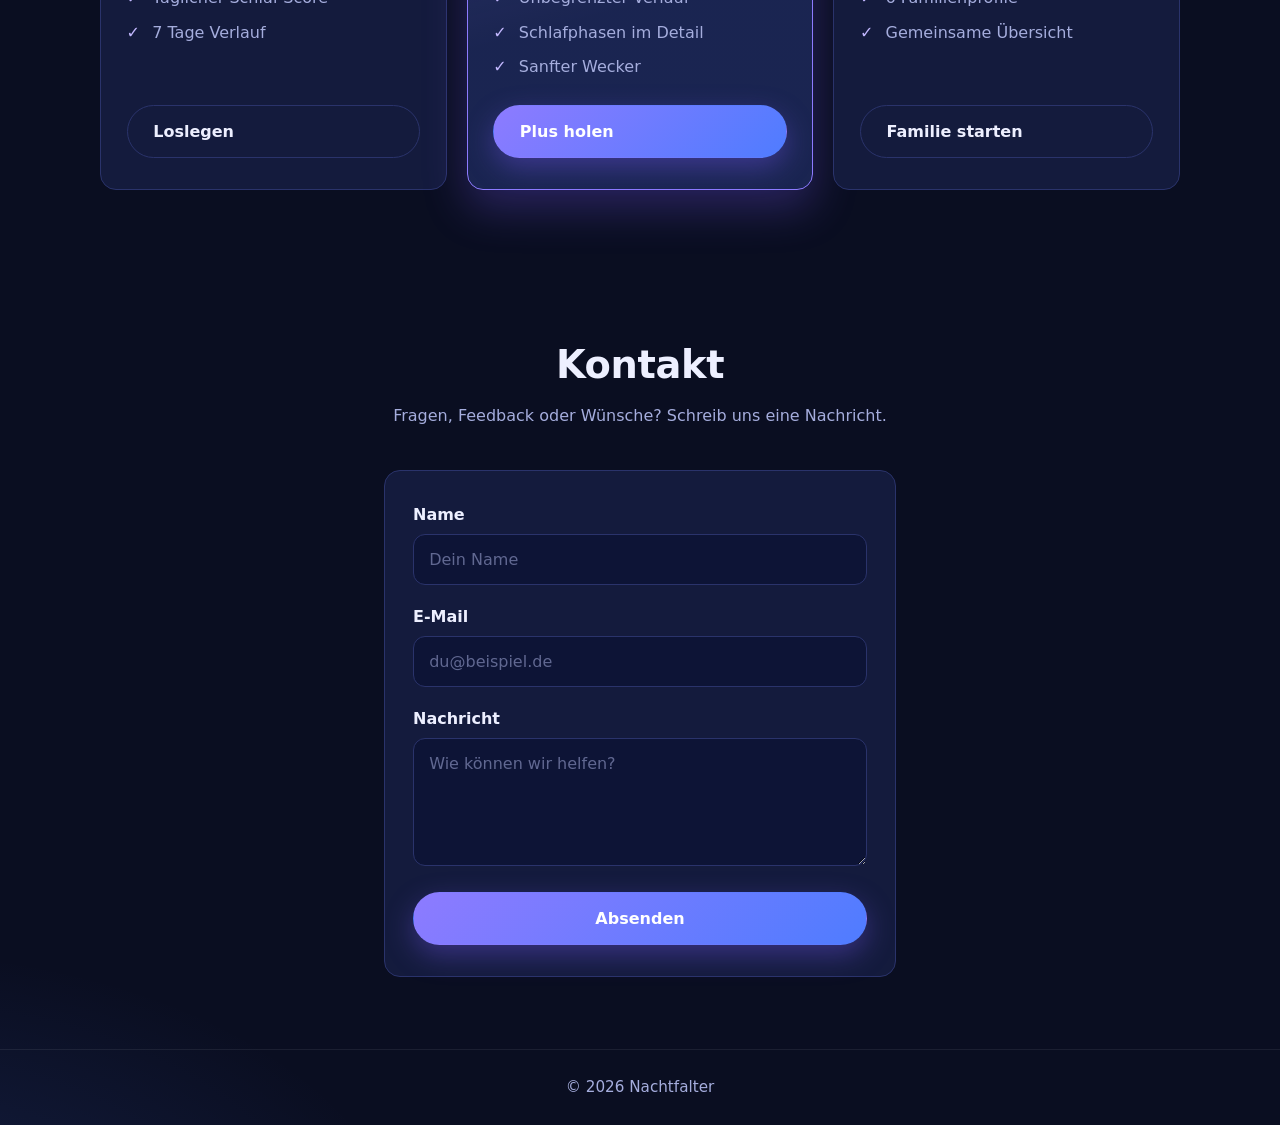
<file: data/runs/20260919130100-website-02/work/index.html>
<!DOCTYPE html>
<html lang="de">
<head>
  <meta charset="utf-8">
  <meta name="viewport" content="width=device-width, initial-scale=1">
  <meta name="description" content="Nachtfalter ist dein Schlaf-Tracker ohne Cloud: Offline-first, mit sanftem Wecker und Schlafphasen-Analyse – direkt auf deinem Gerät.">
  <title>Nachtfalter – Dein Schlaf-Tracker ohne Cloud</title>
  <link rel="stylesheet" href="style.css">
</head>
<body>
  <a class="skip-link" href="#main">Zum Inhalt springen</a>

  <header class="site-header">
    <div class="container header-inner">
      <a class="logo" href="#top">
        <svg class="logo-mark" viewBox="0 0 24 24" width="24" height="24" aria-hidden="true" focusable="false">
          <defs>
            <linearGradient id="logo-grad" x1="0" y1="0" x2="24" y2="24" gradientUnits="userSpaceOnUse">
              <stop stop-color="#c4b5fd"></stop>
              <stop offset="1" stop-color="#7c5cff"></stop>
            </linearGradient>
          </defs>
          <path fill="url(#logo-grad)" d="M21 12.79A9 9 0 1 1 11.21 3 7 7 0 0 0 21 12.79z"/>
        </svg>
        Nachtfalter
      </a>
      <nav class="site-nav" aria-label="Hauptnavigation">
        <a href="#features">Features</a>
        <a href="#pricing">Preise</a>
        <a href="#contact">Kontakt</a>
      </nav>
    </div>
  </header>

  <main id="main">
    <!-- Hero -->
    <section class="hero" id="top">
      <div class="container">
        <p class="hero-badge">🌙 Dein privat gehaltener Schlaf-Tracker</p>
        <h1>Schlafe tief, wache sanft auf – <span class="grad-text">ganz ohne Cloud.</span></h1>
        <p class="subtitle">Nachtfalter analysiert deine Nächte direkt auf deinem Gerät: privat, präzise und ohne Abo-Druck.</p>
        <a class="btn btn-primary" href="#pricing">Kostenlos testen</a>
        <p class="hero-note">Keine Kreditkarte nötig · Läuft offline auf Smartphone &amp; Tablet</p>
      </div>
    </section>

    <!-- Features -->
    <section class="section" id="features">
      <div class="container">
        <h2 class="section-title">Dein Nacht-Team</h2>
        <p class="section-sub">Drei Funktionen, die dein Schlaferlebnis wirklich verbessern.</p>
        <div class="features-grid">
          <article class="feature-card">
            <span class="feature-icon" aria-hidden="true">📵</span>
            <h3>Offline-first</h3>
            <p>Alle Daten bleiben auf deinem Gerät – kein Account, kein WLAN und keine Cloud nötig.</p>
          </article>
          <article class="feature-card">
            <span class="feature-icon" aria-hidden="true">🌅</span>
            <h3>Sanfter Wecker</h3>
            <p>Der Wecker klingelt gezielt in einer leichten Schlafphase, damit du ausgeschlafen statt gerissen aufwachst.</p>
          </article>
          <article class="feature-card">
            <span class="feature-icon" aria-hidden="true">📊</span>
            <h3>Schlafphasen</h3>
            <p>Nachtfalter ordnet jede Nacht automatisch in Tiefschlaf, Leicht- und REM-Phasen ein.</p>
          </article>
        </div>
      </div>
    </section>

    <!-- Preise -->
    <section class="section" id="pricing">
      <div class="container">
        <h2 class="section-title">Preise</h2>
        <p class="section-sub">Starte kostenlos und wechsle jederzeit – ohne Kleingedrucktes.</p>
        <div class="plans-grid">
          <article class="plan">
            <h3 class="plan-name">Basis</h3>
            <p class="plan-desc">Zum Kennenlernen</p>
            <p class="price">0&nbsp;€<span class="per"> / Monat</span></p>
            <ul class="plan-features">
              <li>Schlaf-Tracking im Alltag</li>
              <li>Täglicher Schlaf-Score</li>
              <li>7 Tage Verlauf</li>
            </ul>
            <a class="btn btn-ghost" href="#contact">Loslegen</a>
          </article>
          <article class="plan highlighted">
            <span class="badge">Beliebt</span>
            <h3 class="plan-name">Plus</h3>
            <p class="plan-desc">Für alle, die mehr wissen wollen</p>
            <p class="price">3&nbsp;€<span class="per"> / Monat</span></p>
            <ul class="plan-features">
              <li>Alles aus Basis</li>
              <li>Unbegrenzter Verlauf</li>
              <li>Schlafphasen im Detail</li>
              <li>Sanfter Wecker</li>
            </ul>
            <a class="btn btn-primary" href="#contact">Plus holen</a>
          </article>
          <article class="plan">
            <h3 class="plan-name">Familie</h3>
            <p class="plan-desc">Für bis zu 6 Personen</p>
            <p class="price">6&nbsp;€<span class="per"> / Monat</span></p>
            <ul class="plan-features">
              <li>Alles aus Plus</li>
              <li>6 Familienprofile</li>
              <li>Gemeinsame Übersicht</li>
            </ul>
            <a class="btn btn-ghost" href="#contact">Familie starten</a>
          </article>
        </div>
      </div>
    </section>

    <!-- Kontakt -->
    <section class="section" id="contact">
      <div class="container">
        <h2 class="section-title">Kontakt</h2>
        <p class="section-sub">Fragen, Feedback oder Wünsche? Schreib uns eine Nachricht.</p>
        <div class="form-card">
          <form id="contact-form" novalidate>
            <div class="field">
              <label for="name">Name</label>
              <input type="text" id="name" name="name" autocomplete="name" placeholder="Dein Name">
              <p class="field-error" id="name-error" aria-live="polite" hidden></p>
            </div>
            <div class="field">
              <label for="email">E-Mail</label>
              <input type="email" id="email" name="email" autocomplete="email" placeholder="du@beispiel.de">
              <p class="field-error" id="email-error" aria-live="polite" hidden></p>
            </div>
            <div class="field">
              <label for="message">Nachricht</label>
              <textarea id="message" name="message" rows="4" placeholder="Wie können wir helfen?"></textarea>
              <p class="field-error" id="message-error" aria-live="polite" hidden></p>
            </div>
            <button type="submit" class="btn btn-primary btn-block">Absenden</button>
          </form>
          <div class="form-thanks" id="form-thanks" role="status" tabindex="-1" hidden>
            <h3 id="thanks-title">Vielen Dank!</h3>
            <p>Deine Nachricht ist angekommen – wir melden uns so schnell wie möglich bei dir.</p>
          </div>
        </div>
      </div>
    </section>
  </main>

  <footer class="site-footer">
    <div class="container footer-inner">
      <p>© 2026 Nachtfalter</p>
    </div>
  </footer>

  <script src="script.js"></script>
</body>
</html>
</file>
<file: data/runs/20260919130100-website-02/work/style.css>
/* ===== Nachtfalter – Landingpage (Nachtblau / Violett) ===== */

:root {
  --bg: #0a0e21;
  --surface: #141b3d;
  --border: #2a336b;
  --text: #edefff;
  --muted: #a5addd;
  --violet: #8d7bff;
  --violet-soft: #c3b8ff;
  --blue: #4f7cff;
  --error: #ff92ab;
  --grad: linear-gradient(135deg, #8d7bff, #4f7cff);
  --radius: 16px;
}

*,
*::before,
*::after {
  box-sizing: border-box;
}

html {
  scroll-behavior: smooth;
}

body {
  margin: 0;
  font-family: "Segoe UI", system-ui, -apple-system, "Helvetica Neue", Arial, sans-serif;
  font-size: 1rem;
  line-height: 1.6;
  color: var(--text);
  background:
    radial-gradient(1100px 560px at 85% -10%, rgba(141, 123, 255, 0.22), transparent 60%),
    radial-gradient(900px 520px at -10% 105%, rgba(79, 124, 255, 0.16), transparent 60%),
    var(--bg);
  -webkit-font-smoothing: antialiased;
}

::selection {
  background: rgba(141, 123, 255, 0.4);
}

[hidden] {
  display: none !important;
}

svg {
  display: block;
}

.container {
  width: min(100% - 2.5rem, 1080px);
  margin-inline: auto;
}

section[id] {
  scroll-margin-top: 4.75rem;
}

.skip-link {
  position: absolute;
  left: -999px;
  top: 0;
  z-index: 100;
  background: var(--violet);
  color: #fff;
  padding: 0.5rem 1rem;
  border-radius: 0 0 10px 0;
  text-decoration: none;
}

.skip-link:focus {
  left: 0;
}

/* ===== Kopfzeile ===== */

.site-header {
  position: sticky;
  top: 0;
  z-index: 50;
  background: rgba(10, 14, 33, 0.82);
  backdrop-filter: blur(10px);
  -webkit-backdrop-filter: blur(10px);
  border-bottom: 1px solid rgba(255, 255, 255, 0.07);
}

.header-inner {
  display: flex;
  align-items: center;
  justify-content: space-between;
  gap: 1rem;
  padding: 0.85rem 0;
}

.logo {
  display: inline-flex;
  align-items: center;
  gap: 0.55rem;
  text-decoration: none;
  color: var(--text);
  font-weight: 700;
  font-size: 1.2rem;
  letter-spacing: 0.02em;
}

.site-nav {
  display: flex;
  gap: 1.4rem;
}

.site-nav a {
  color: var(--muted);
  text-decoration: none;
  font-weight: 500;
  transition: color 0.15s ease;
}

.site-nav a:hover,
.site-nav a:focus-visible {
  color: var(--text);
}

/* ===== Buttons ===== */

.btn {
  display: inline-block;
  padding: 0.8rem 1.6rem;
  border-radius: 999px;
  border: 1px solid transparent;
  font: inherit;
  font-weight: 600;
  text-decoration: none;
  cursor: pointer;
  transition: transform 0.15s ease, box-shadow 0.15s ease, border-color 0.15s ease, color 0.15s ease;
}

.btn:hover {
  transform: translateY(-1px);
}

.btn-primary {
  background: var(--grad);
  color: #fff;
  box-shadow: 0 10px 28px rgba(124, 92, 255, 0.35);
}

.btn-primary:hover {
  box-shadow: 0 14px 32px rgba(124, 92, 255, 0.45);
}

.btn-ghost {
  background: transparent;
  color: var(--text);
  border-color: var(--border);
}

.btn-ghost:hover {
  border-color: var(--violet);
  color: var(--violet-soft);
}

.btn-block {
  display: block;
  width: 100%;
  text-align: center;
}

/* ===== Hero ===== */

.hero {
  padding: 5.5rem 0 4.5rem;
  text-align: center;
}

.hero-badge {
  display: inline-block;
  max-width: 100%;
  padding: 0.35rem 0.9rem;
  margin: 0 0 1.4rem;
  border: 1px solid var(--border);
  border-radius: 999px;
  background: rgba(141, 123, 255, 0.08);
  color: var(--violet-soft);
  font-size: 0.9rem;
}

.hero h1 {
  margin: 0 auto;
  max-width: 20ch;
  font-size: clamp(2.3rem, 6vw, 3.7rem);
  line-height: 1.12;
  font-weight: 800;
  letter-spacing: -0.02em;
}

.grad-text {
  background: var(--grad);
  -webkit-background-clip: text;
  background-clip: text;
  color: transparent;
}

.subtitle {
  color: var(--muted);
  font-size: clamp(1.05rem, 2.2vw, 1.25rem);
  max-width: 42rem;
  margin: 1.2rem auto 2.2rem;
}

.hero-note {
  color: var(--muted);
  font-size: 0.9rem;
  margin: 1.1rem 0 0;
  opacity: 0.8;
}

/* ===== Abschnitte ===== */

.section {
  padding: 4.5rem 0;
}

.section-title {
  text-align: center;
  font-size: clamp(1.7rem, 3.6vw, 2.4rem);
  margin: 0 0 0.5rem;
  letter-spacing: -0.01em;
}

.section-sub {
  text-align: center;
  color: var(--muted);
  margin: 0 0 2.6rem;
}

/* ===== Features ===== */

.features-grid {
  display: grid;
  grid-template-columns: repeat(3, minmax(0, 1fr));
  gap: 1.25rem;
}

.feature-card {
  background: linear-gradient(180deg, rgba(255, 255, 255, 0.03), transparent), var(--surface);
  border: 1px solid var(--border);
  border-radius: var(--radius);
  padding: 1.6rem 1.5rem;
}

.feature-icon {
  display: inline-flex;
  align-items: center;
  justify-content: center;
  width: 48px;
  height: 48px;
  border-radius: 14px;
  background: rgba(141, 123, 255, 0.14);
  border: 1px solid rgba(141, 123, 255, 0.3);
  font-size: 1.4rem;
  margin-bottom: 1rem;
}

.feature-card h3 {
  margin: 0 0 0.5rem;
  font-size: 1.15rem;
}

.feature-card p {
  margin: 0;
  color: var(--muted);
}

/* ===== Preise ===== */

.plans-grid {
  display: grid;
  grid-template-columns: repeat(3, minmax(0, 1fr));
  gap: 1.25rem;
  align-items: stretch;
  margin-top: 1.75rem;
}

.plan {
  position: relative;
  display: flex;
  flex-direction: column;
  background: var(--surface);
  border: 1px solid var(--border);
  border-radius: var(--radius);
  padding: 1.9rem 1.6rem;
}

.plan.highlighted {
  background: linear-gradient(165deg, rgba(141, 123, 255, 0.28), rgba(79, 124, 255, 0.1) 55%), var(--surface);
  border-color: var(--violet);
  box-shadow: 0 18px 44px rgba(124, 92, 255, 0.28);
}

.badge {
  position: absolute;
  top: -0.85rem;
  left: 50%;
  transform: translateX(-50%);
  background: var(--grad);
  color: #fff;
  font-size: 0.78rem;
  font-weight: 700;
  letter-spacing: 0.04em;
  text-transform: uppercase;
  padding: 0.3rem 0.9rem;
  border-radius: 999px;
  white-space: nowrap;
}

.plan-name {
  margin: 0 0 0.25rem;
  font-size: 1.25rem;
}

.plan-desc {
  margin: 0 0 1.1rem;
  color: var(--muted);
  font-size: 0.95rem;
}

.price {
  margin: 0 0 1.2rem;
  font-size: 2.1rem;
  font-weight: 800;
  letter-spacing: -0.02em;
}

.price .per {
  font-size: 0.95rem;
  font-weight: 500;
  color: var(--muted);
}

.plan-features {
  list-style: none;
  margin: 0 0 1.6rem;
  padding: 0;
  display: grid;
  gap: 0.55rem;
}

.plan-features li {
  position: relative;
  padding-left: 1.6rem;
  color: var(--muted);
}

.plan-features li::before {
  content: "✓";
  position: absolute;
  left: 0;
  color: var(--violet-soft);
  font-weight: 700;
}

.plan .btn {
  margin-top: auto;
}

/* ===== Kontakt ===== */

.form-card {
  max-width: 32rem;
  margin-inline: auto;
  background: var(--surface);
  border: 1px solid var(--border);
  border-radius: var(--radius);
  padding: 1.9rem 1.75rem;
}

.field {
  margin-bottom: 1.15rem;
}

label {
  display: block;
  font-weight: 600;
  margin-bottom: 0.4rem;
}

input,
textarea {
  width: 100%;
  font: inherit;
  color: var(--text);
  background: #0d1436;
  border: 1px solid var(--border);
  border-radius: 12px;
  padding: 0.75rem 0.95rem;
  transition: border-color 0.15s ease, box-shadow 0.15s ease;
}

input::placeholder,
textarea::placeholder {
  color: rgba(165, 173, 221, 0.55);
}

input:focus,
textarea:focus {
  outline: none;
  border-color: var(--violet);
  box-shadow: 0 0 0 3px rgba(141, 123, 255, 0.22);
}

input[aria-invalid="true"],
textarea[aria-invalid="true"] {
  border-color: var(--error);
}

textarea {
  resize: vertical;
  min-height: 7rem;
}

.field-error {
  color: var(--error);
  font-size: 0.88rem;
  margin: 0.4rem 0 0;
}

.form-thanks {
  text-align: center;
  padding: 1.5rem 0.5rem;
}

.form-thanks h3 {
  margin: 0 0 0.5rem;
  font-size: 1.4rem;
}

.form-thanks p {
  margin: 0;
  color: var(--muted);
}

/* ===== Fußzeile ===== */

.site-footer {
  border-top: 1px solid rgba(255, 255, 255, 0.07);
  padding: 1.6rem 0;
}

.footer-inner {
  text-align: center;
}

.site-footer p {
  margin: 0;
  color: var(--muted);
  font-size: 0.95rem;
}

/* ===== Responsiv ===== */

@media (max-width: 820px) {
  .features-grid,
  .plans-grid {
    grid-template-columns: 1fr;
    max-width: 30rem;
    margin-inline: auto;
  }
}

@media (max-width: 480px) {
  .hero {
    padding: 3.75rem 0 3.25rem;
  }

  .section {
    padding: 3.25rem 0;
  }

  .header-inner {
    flex-wrap: wrap;
    gap: 0.75rem;
    padding: 0.7rem 0;
  }

  .logo {
    font-size: 1.05rem;
    gap: 0.45rem;
  }

  .logo-mark {
    width: 20px;
    height: 20px;
  }

  .site-nav {
    gap: 0.85rem;
    font-size: 0.95rem;
  }

  .btn {
    padding: 0.75rem 1.35rem;
  }

  .form-card {
    padding: 1.4rem 1.15rem;
  }
}

@media (prefers-reduced-motion: reduce) {
  html {
    scroll-behavior: auto;
  }

  .btn:hover {
    transform: none;
  }
}
</file>
